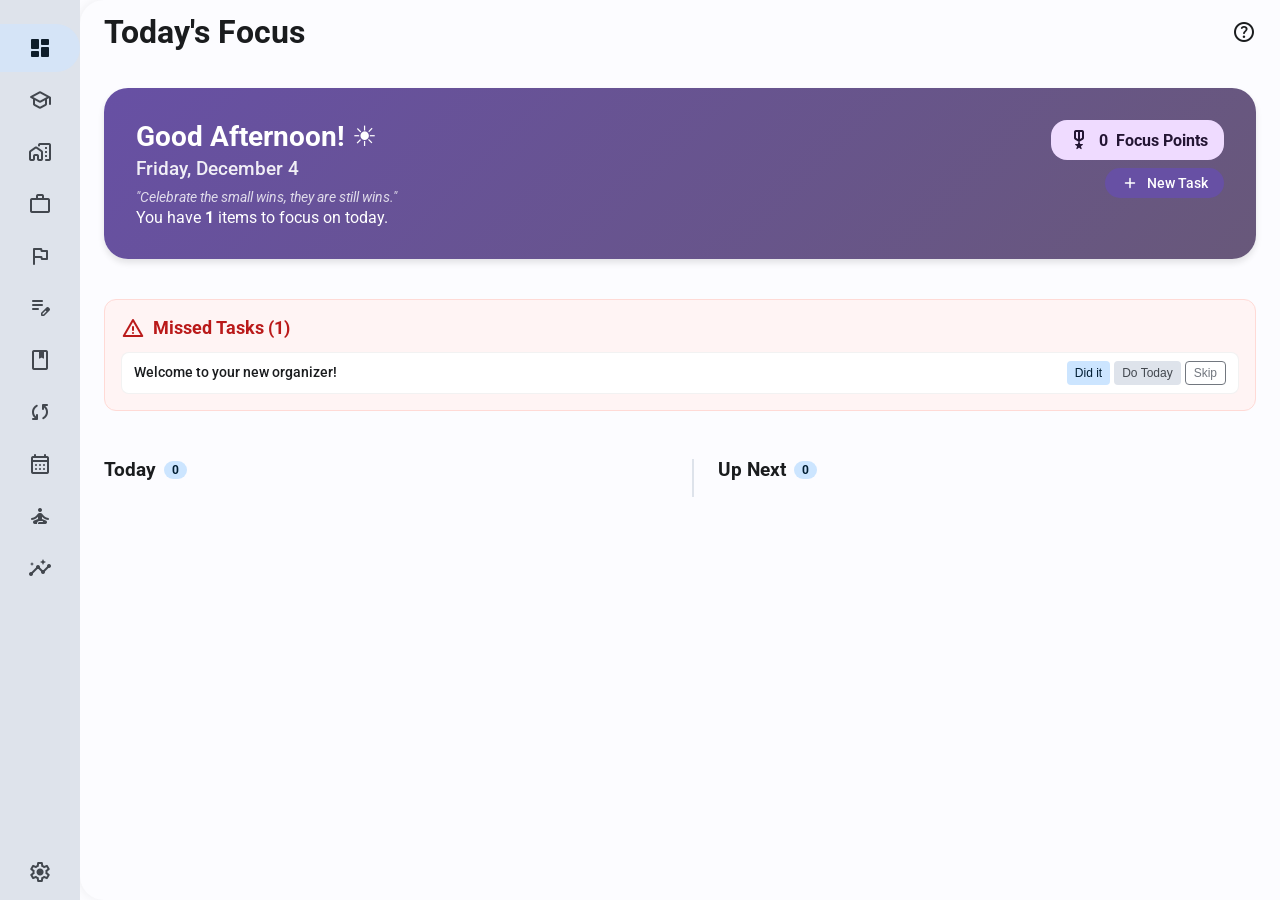
<file: index.html>
<!DOCTYPE html>
<html lang="en">

<head>
    <meta charset="UTF-8">
    <meta name="viewport" content="width=device-width, initial-scale=1.0, minimal-ui">
    <meta name="theme-color" content="#6750A4">
    <link rel="manifest" href="app.webmanifest">
    <link rel="icon" type="image/png" href="app_icon_192.png">
    <title>Focus Base</title>
    <!-- Google Fonts: Roboto and Material Symbols -->
    <link rel="preconnect" href="https://fonts.googleapis.com">
    <link rel="preconnect" href="https://fonts.gstatic.com" crossorigin>
    <link href="https://fonts.googleapis.com/css2?family=Roboto:wght@300;400;500;700&display=swap" rel="stylesheet">
    <link rel="stylesheet"
        href="https://fonts.googleapis.com/css2?family=Material+Symbols+Rounded:opsz,wght,FILL,GRAD@20..48,100..700,0..1,-50..200" />

    <!-- Global Styles -->
    <link rel="stylesheet" href="./src/styles/components.css?v=48">
    <link rel="stylesheet" href="./src/styles/main.css?v=48">
    <link rel="stylesheet" href="./src/styles/sidebar.css?v=48">
    <link rel="stylesheet" href="./src/styles/dashboard.css?v=48">
    <link rel="stylesheet" href="./src/styles/pages.css?v=48">
    <link rel="stylesheet" href="./src/styles/focus.css?v=48">
    <link rel="stylesheet" href="./src/styles/modal.css?v=48">
    <link rel="stylesheet" href="./src/styles/fresh_start.css?v=48">
    <link rel="stylesheet" href="./src/styles/calendar.css?v=48">
    <link rel="stylesheet" href="./src/styles/task_extras.css?v=48">
</head>

<body>
    <div id="app">
        <nav id="sidebar"></nav>
        <main id="main-content">
            <header id="top-bar"
                style="display: flex; justify-content: space-between; align-items: center; padding-right: 1rem;">
                <h1>Today's Focus</h1>
                <button id="global-help-btn" class="icon-btn" title="Help / Instructions"
                    style="background: var(--surface); color: var(--on-surface-variant); display: flex; align-items: center; justify-content: center; width: 40px; height: 40px; border-radius: 50%; border: 1px solid var(--outline-variant); cursor: pointer;">
                    <span class="material-symbols-rounded">help</span>
                </button>
            </header>
            <div id="view-container">
                <!-- Dynamic content will receive injection here -->
                <div class="loading-state">
                    <span class="material-symbols-rounded spinning">refresh</span>
                    <p>Loading your space...</p>
                </div>
            </div>
        </main>
    </div>

    <!-- Application Logic -->
    <script type="module" src="./src/app.js?v=48"></script>
    <script>
        // Register Service Worker for PWA
        if ('serviceWorker' in navigator) {
            window.addEventListener('load', () => {
                navigator.serviceWorker.register('./service-worker.js')
                    .then(registration => {
                        console.log('ServiceWorker registration successful with scope: ', registration.scope);
                    })
                    .catch(error => {
                        console.error('ServiceWorker registration failed: ', error);
                    });
            });
        }
    </script>
</body>

</html>
</file>
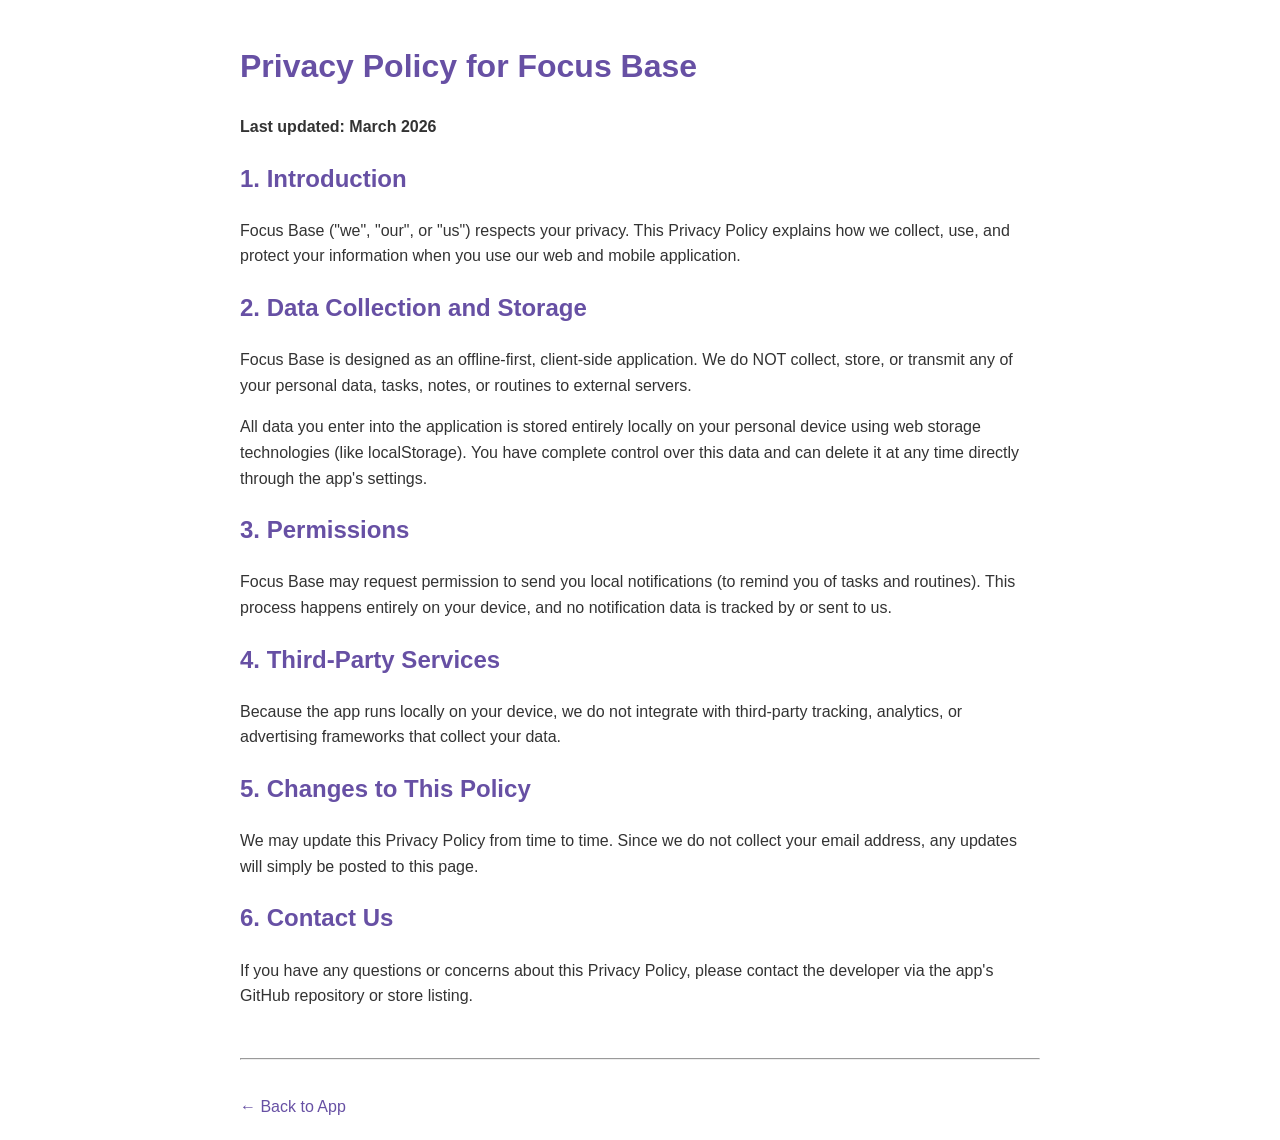
<file: privacy.html>
<!DOCTYPE html>
<html lang="en">

<head>
    <meta charset="UTF-8">
    <meta name="viewport" content="width=device-width, initial-scale=1.0">
    <title>Privacy Policy - Focus Base</title>
    <style>
        body {
            font-family: -apple-system, BlinkMacSystemFont, "Segoe UI", Roboto, Helvetica, Arial, sans-serif;
            line-height: 1.6;
            max-width: 800px;
            margin: 0 auto;
            padding: 20px;
            color: #333;
        }

        h1,
        h2 {
            color: #6750A4;
        }

        a {
            color: #6750A4;
            text-decoration: none;
        }

        a:hover {
            text-decoration: underline;
        }
    </style>
</head>

<body>
    <h1>Privacy Policy for Focus Base</h1>
    <p><strong>Last updated: March 2026</strong></p>

    <h2>1. Introduction</h2>
    <p>Focus Base ("we", "our", or "us") respects your privacy. This Privacy Policy explains how we collect, use, and
        protect your information when you use our web and mobile application.</p>

    <h2>2. Data Collection and Storage</h2>
    <p>Focus Base is designed as an offline-first, client-side application. We do NOT collect, store, or transmit any of
        your personal data, tasks, notes, or routines to external servers.</p>
    <p>All data you enter into the application is stored entirely locally on your personal device using web storage
        technologies (like localStorage). You have complete control over this data and can delete it at any time
        directly through the app's settings.</p>

    <h2>3. Permissions</h2>
    <p>Focus Base may request permission to send you local notifications (to remind you of tasks and routines). This
        process happens entirely on your device, and no notification data is tracked by or sent to us.</p>

    <h2>4. Third-Party Services</h2>
    <p>Because the app runs locally on your device, we do not integrate with third-party tracking, analytics, or
        advertising frameworks that collect your data.</p>

    <h2>5. Changes to This Policy</h2>
    <p>We may update this Privacy Policy from time to time. Since we do not collect your email address, any updates will
        simply be posted to this page.</p>

    <h2>6. Contact Us</h2>
    <p>If you have any questions or concerns about this Privacy Policy, please contact the developer via the app's
        GitHub repository or store listing.</p>

    <br>
    <hr><br>
    <a href="./index.html">&larr; Back to App</a>
</body>

</html>
</file>
<file: src/styles/components.css>
/* Component specific styles will go here */

/* Card Component */
.card {
    background-color: var(--md-sys-color-surface);
    border-radius: 12px;
    padding: var(--spacing-md);
    box-shadow: 0 1px 3px rgba(0, 0, 0, 0.12), 0 1px 2px rgba(0, 0, 0, 0.24);
    transition: box-shadow 0.3s cubic-bezier(.25, .8, .25, 1);
    border: 1px solid var(--md-sys-color-outline);
    border-color: transparent;
    /* Default hidden unless high contrast needed */
}

.card:hover {
    box-shadow: 0 14px 28px rgba(0, 0, 0, 0.25), 0 10px 10px rgba(0, 0, 0, 0.22);
}

.card-header {
    display: flex;
    justify-content: space-between;
    align-items: center;
    margin-bottom: var(--spacing-sm);
}

.card-title {
    font-size: var(--text-headline-small, 24px);
    font-weight: 500;
    color: var(--md-sys-color-on-surface);
}

/* Button Component */
.btn {
    display: inline-flex;
    align-items: center;
    justify-content: center;
    padding: 10px 24px;
    border-radius: 100px;
    border: none;
    cursor: pointer;
    font-family: var(--font-family-base);
    font-size: 14px;
    font-weight: 500;
    transition: background-color 0.2s;
    gap: 8px;
    white-space: nowrap;
    flex-shrink: 0;
}

.task-actions {
    display: flex;
    gap: 8px;
    /* Space between edit and check buttons */
}

.check-btn {
    width: 32px;
    height: 32px;
    border-radius: 50%;
    border: 1px solid var(--md-sys-color-outline);
    color: var(--md-sys-color-on-surface-variant);
}

.edit-btn {
    width: 32px;
    height: 32px;
    border-radius: 50%;
    border: 1px solid transparent;
    color: var(--md-sys-color-on-surface-variant);
    opacity: 0.6;
}

.edit-btn:hover {
    background-color: rgba(0, 0, 0, 0.05);
    opacity: 1;
}

.btn-primary {
    background-color: var(--md-sys-color-primary);
    color: var(--md-sys-color-on-primary);
}

.btn-primary:hover {
    box-shadow: 0 1px 2px rgba(0, 0, 0, 0.3), 0 1px 3px 1px rgba(0, 0, 0, 0.15);
    opacity: 0.92;
}

/* Themed Buttons */
.btn-theme {
    background-color: var(--theme-color, var(--md-sys-color-primary));
    color: var(--theme-color-text, var(--md-sys-color-on-primary));
}

.btn-theme:hover {
    box-shadow: 0 1px 2px rgba(0, 0, 0, 0.3), 0 1px 3px 1px rgba(0, 0, 0, 0.15);
    opacity: 0.92;
}

.btn-theme-school {
    --theme-color: var(--color-school);
    --theme-color-text: var(--color-school-text);
}

.btn-theme-house {
    --theme-color: var(--color-house);
    --theme-color-text: var(--color-house-text);
}

.btn-theme-work {
    --theme-color: var(--color-work);
    --theme-color-text: var(--color-work-text);
}

.btn-theme-event {
    --theme-color: var(--color-event);
    --theme-color-text: var(--color-event-text);
}

.btn-theme-goal {
    --theme-color: var(--color-goal);
    --theme-color-text: var(--color-goal-text);
}

.btn-theme-annual {
    --theme-color: var(--color-annual);
    --theme-color-text: var(--color-annual-text);
}

.btn-icon {
    padding: 8px;
    border-radius: 50%;
}
</file>
<file: src/styles/main.css>
:root {
    /* Google Material-esque Color Palette */
    --md-sys-color-primary: #00639b;
    --md-sys-color-on-primary: #ffffff;
    --md-sys-color-primary-container: #cce5ff;
    --md-sys-color-on-primary-container: #001d32;

    --md-sys-color-secondary: #51606f;
    --md-sys-color-on-secondary: #ffffff;
    --md-sys-color-secondary-container: #d5e4f7;
    --md-sys-color-on-secondary-container: #0e1d2a;

    --md-sys-color-tertiary: #68587a;
    --md-sys-color-on-tertiary: #ffffff;
    --md-sys-color-tertiary-container: #efdbff;
    --md-sys-color-on-tertiary-container: #231533;

    --md-sys-color-error: #ba1a1a;
    --md-sys-color-on-error: #ffffff;
    --md-sys-color-error-container: #ffdad6;
    --md-sys-color-on-error-container: #410002;

    --md-sys-color-background: #fcfcff;
    --md-sys-color-on-background: #1a1c1e;
    --md-sys-color-surface: #fcfcff;
    --md-sys-color-on-surface: #1a1c1e;
    --md-sys-color-surface-variant: #dee3eb;
    --md-sys-color-on-surface-variant: #42474e;
    --md-sys-color-outline: #72777f;

    /* Removed Categories Fallbacks */
    --color-annual: #9C27B0;
    --color-annual-text: #ffffff;

    /* Spacing & Layout */
    --spacing-xs: 4px;
    --spacing-sm: 8px;
    --spacing-md: 16px;
    --spacing-lg: 24px;
    --spacing-xl: 32px;

    /* Typography */
    --font-family-base: 'Roboto', system-ui, sans-serif;
    --text-display-large: 57px;
    --text-headline-medium: 28px;
    --text-body-large: 16px;
    --text-body-medium: 14px;
}

* {
    box-sizing: border-box;
    margin: 0;
    padding: 0;
}

body {
    font-family: var(--font-family-base);
    background-color: var(--md-sys-color-background);
    color: var(--md-sys-color-on-background);
    height: 100vh;
    display: flex;
    overflow: hidden;
}

#app {
    display: flex;
    width: 100%;
    height: 100%;
}

/* Base Layout Structure */
#sidebar {
    width: 80px;
    /* Collapsed state mostly icons */
    background-color: var(--md-sys-color-surface-variant);
    /* Slightly darker/distinct */
    display: flex;
    flex-direction: column;
    align-items: center;
    padding-top: var(--spacing-lg);
    transition: width 0.3s ease;
    z-index: 10;
}

#sidebar:hover {
    width: 250px;
    /* Expanded state */
}

#main-content {
    flex: 1;
    display: flex;
    flex-direction: column;
    overflow: hidden;
    position: relative;
    background-color: var(--md-sys-color-background);
    border-radius: 24px 0 0 24px;
    /* Rounded corner like modern Android/Material apps */
    margin-left: -16px;
    /* Overlap slightly if desired, or just kept clean */
    margin-left: 0;
    box-shadow: -2px 0 8px rgba(0, 0, 0, 0.05);
}

#top-bar {
    height: 64px;
    display: flex;
    align-items: center;
    padding: 0 var(--spacing-lg);
    justify-content: space-between;
}

#view-container {
    flex: 1;
    padding: var(--spacing-lg);
    overflow-y: auto;
}

/* Utilities */
.material-symbols-rounded {
    font-variation-settings:
        'FILL' 0,
        'wght' 400,
        'GRAD' 0,
        'opsz' 24
}

.spinning {
    animation: spin 1s linear infinite;
}

@keyframes spin {
    100% {
        transform: rotate(360deg);
    }
}

@media (max-width: 768px) {
    #app {
        flex-direction: column;
    }

    #sidebar {
        width: 100%;
        height: 64px;
        min-height: 64px;
        flex-direction: row;
        padding: 0 8px;
        overflow-x: auto;
        overflow-y: hidden;
        align-items: center;
        justify-content: flex-start;
        /* Fixed Positioning for Mobile Bottom Bar */
        position: fixed;
        bottom: 0;
        left: 0;
        z-index: 1000;
        background-color: var(--md-sys-color-surface-variant);
        box-shadow: 0 -2px 8px rgba(0, 0, 0, 0.1);
        flex-shrink: 0;
    }

    #sidebar:hover {
        width: 100%;
    }

    #main-content {
        border-radius: 0;
        margin-left: 0;
        /* Padding to prevent content from hiding behind the fixed bottom bar */
        padding-bottom: 72px;
        height: 100vh;
        overflow-y: auto;
    }

    #top-bar {
        padding: 0 var(--spacing-md);
        flex-shrink: 0;
    }

    #view-container {
        padding: var(--spacing-md);
        flex: 1;
        overflow-y: visible;
        /* Let main-content handle the scrolling now */
    }
}
</file>
<file: src/styles/sidebar.css>
#sidebar .nav-item {
    width: 100%;
    height: 48px;
    display: flex;
    align-items: center;
    padding: 0 16px;
    /* Center icon when collapsed (80px width) */
    cursor: pointer;
    color: var(--md-sys-color-on-surface-variant);
    margin-bottom: 4px;
    border-radius: 0 24px 24px 0;
    /* Pill shape on right */
    transition: background-color 0.2s, color 0.2s;
    overflow: hidden;
    white-space: nowrap;
}

/* Specific styling to center icon when collapsed */
#sidebar .nav-item .material-symbols-rounded {
    min-width: 48px;
    /* Fixed width for icon container */
    text-align: center;
    margin-right: 12px;
}

#sidebar .nav-label {
    font-size: 14px;
    font-weight: 500;
    opacity: 0;
    transition: opacity 0.2s;
    pointer-events: none;
    /* Prevent selection issues */
}

/* Hover effect on sidebar expands it (handled in main.css via width) */
#sidebar:hover .nav-label {
    opacity: 1;
    pointer-events: auto;
}

#sidebar .nav-item:hover {
    background-color: rgba(0, 0, 0, 0.05);
}

#sidebar .nav-item.active {
    background-color: var(--md-sys-color-secondary-container);
    color: var(--md-sys-color-on-secondary-container);
}

#sidebar .nav-item.active .material-symbols-rounded {
    font-variation-settings: 'FILL' 1;
}

@media (max-width: 768px) {
    #sidebar .nav-item {
        width: auto;
        height: 48px;
        margin-bottom: 0;
        margin-right: 8px;
        border-radius: 24px;
        padding: 0 16px;
        flex-shrink: 0;
        justify-content: center;
        /* Ensure touch target is adequate */
        min-width: 48px;
    }

    #sidebar .nav-item .material-symbols-rounded {
        margin-right: 0;
        min-width: auto;
    }

    #sidebar .nav-label {
        display: none !important;
    }

    #sidebar .spacer {
        display: none;
    }
}
</file>
<file: src/styles/dashboard.css>
/* Dashboard Layout */
.dashboard-grid {
    display: grid;
    grid-template-columns: 1fr 1fr;
    gap: var(--spacing-lg);
    max-width: 1200px;
    margin: 0 auto;
}

.welcome-section {
    grid-column: 1 / -1;
    margin-bottom: var(--spacing-md);
    background: linear-gradient(135deg, var(--md-sys-color-primary), var(--md-sys-color-tertiary));
    color: white;
    padding: var(--spacing-xl);
    border-radius: 24px;
    box-shadow: 0 4px 6px rgba(0, 0, 0, 0.1);
}

#fresh-start-container {
    grid-column: 1 / -1;
}

.task-column+.task-column {
    border-left: 2px solid var(--md-sys-color-surface-variant, #e0e0e0);
    padding-left: var(--spacing-lg);
}

.welcome-section h2 {
    font-size: var(--text-headline-medium);
    margin-bottom: var(--spacing-xs);
}

.welcome-section .date-header {
    color: rgba(255, 255, 255, 0.9);
    margin-bottom: var(--spacing-sm);
}

.welcome-section .daily-quote {
    font-style: italic;
    font-size: 14px;
    color: rgba(255, 255, 255, 0.8);
    margin-top: var(--spacing-sm);
    max-width: 500px;
    line-height: 1.4;
}

.section-header {
    display: flex;
    align-items: center;
    gap: var(--spacing-sm);
    margin-bottom: var(--spacing-md);
    color: var(--md-sys-color-on-surface);
}

.badge {
    background-color: var(--md-sys-color-primary-container);
    color: var(--md-sys-color-on-primary-container);
    padding: 2px 8px;
    border-radius: 12px;
    font-size: 12px;
    font-weight: bold;
}

/* Task Card Styling */
.task-card {
    display: flex;
    align-items: center;
    gap: var(--spacing-md);
    margin-bottom: var(--spacing-md);
    border-left: 6px solid transparent;
}

/* Logic for type colors */
.task-card.type-school {
    --task-color: var(--color-school, var(--md-sys-color-primary));
}

.task-card.type-house {
    --task-color: var(--color-house, var(--md-sys-color-tertiary));
}

.task-card.type-appointment {
    --task-color: var(--color-event, var(--md-sys-color-error));
}

.task-card.type-work {
    --task-color: var(--color-work, #FD7F2C);
}

.task-card.type-goal {
    --task-color: var(--color-goal, #1E88E5);
}

.task-card {
    border-left-color: var(--task-color, var(--md-sys-color-primary));
}

.task-card .material-symbols-rounded {
    color: var(--task-color, var(--md-sys-color-primary));
}

.task-icon-container {
    background-color: var(--md-sys-color-surface-variant);
    padding: 12px;
    border-radius: 16px;
    display: flex;
    align-items: center;
    justify-content: center;
}

.task-content {
    flex: 1;
}

.task-title {
    font-size: 16px;
    margin-bottom: 4px;
}

.task-time {
    font-size: 12px;
    color: var(--md-sys-color-outline);
}

.task-card .check-btn {
    color: var(--task-color, var(--md-sys-color-primary));
    background-color: transparent;
    border: 1px solid var(--task-color, var(--md-sys-color-outline));
}

.task-card .check-btn:hover {
    background-color: var(--task-color, var(--md-sys-color-primary));
}

.task-card .check-btn:hover .material-symbols-rounded {
    color: white;
}

/* Completed State */
.task-card.completed {
    opacity: 0.6;
    background-color: #f0f0f0;
}

.task-card.completed .task-title {
    text-decoration: line-through;
}

.task-card.completed .check-btn {
    background-color: var(--task-color, var(--md-sys-color-primary));
    border-color: var(--task-color, var(--md-sys-color-primary));
}

.task-card.completed .check-btn .material-symbols-rounded {
    color: white;
}

/* ADHD Urgency System */

/* 4 Days Out: Subtle (Red Bold Date) */
.task-card.urgency-subtle .task-time {
    color: var(--md-sys-color-error, #B3261E);
    font-weight: 700;
}

/* 2 Days Out: Moderate (Red Border + Red Bold Date) */
.task-card.urgency-moderate {
    border-left-color: var(--md-sys-color-error, #B3261E) !important;
}

.task-card.urgency-moderate .task-time {
    color: var(--md-sys-color-error, #B3261E);
    font-weight: 700;
}

.task-card.urgency-moderate .task-icon-container {
    background-color: rgba(179, 38, 30, 0.1);
    /* light error tint */
}

@media (max-width: 768px) {
    .dashboard-grid {
        grid-template-columns: 1fr;
        gap: var(--spacing-md);
    }

    .task-column+.task-column {
        border-left: none;
        padding-left: 0;
        border-top: 2px solid var(--md-sys-color-surface-variant);
        padding-top: var(--spacing-md);
    }

    .welcome-section {
        padding: var(--spacing-md);
    }
}
</file>
<file: src/styles/pages.css>
/* Page Headers */
.page-header {
    display: flex;
    justify-content: space-between;
    align-items: center;
    margin-bottom: var(--spacing-lg);
    flex-wrap: wrap;
    gap: 12px;
}

.page-header h2 {
    font-size: var(--text-headline-medium);
}

/* House Work Gamification */
.points-display {
    background-color: var(--md-sys-color-tertiary-container);
    color: var(--md-sys-color-on-tertiary-container);
    padding: 8px 16px;
    border-radius: 100px;
    font-weight: bold;
    display: flex;
    align-items: center;
    gap: 8px;
}

.gamification-banner {
    background-color: var(--md-sys-color-surface-variant);
    padding: var(--spacing-md);
    border-radius: 16px;
    margin-bottom: var(--spacing-lg);
}

.progress-bar {
    height: 8px;
    background-color: rgba(0, 0, 0, 0.1);
    border-radius: 4px;
    margin-top: 8px;
    overflow: hidden;
}

.progress-fill {
    height: 100%;
    background-color: var(--md-sys-color-tertiary);
    border-radius: 4px;
}

/* Calendar Grid */
.calendar-grid {
    display: grid;
    grid-template-columns: repeat(7, minmax(0, 1fr));
    gap: 8px;
}

.weekday {
    text-align: center;
    font-weight: 500;
    color: var(--md-sys-color-secondary);
    padding: 8px;
}

.day {
    min-height: 80px;
    /* Instead of hardcoding squares, ensure it's tall enough but can expand row-wise */
    background-color: var(--md-sys-color-surface);
    border: 1px solid var(--md-sys-color-outline);
    border-radius: 8px;
    padding: 8px;
    position: relative;
    cursor: pointer;
    transition: background-color 0.2s;
}

.day:hover {
    background-color: var(--md-sys-color-surface-variant);
}

.day.selected {
    border-color: var(--md-sys-color-primary);
    box-shadow: 0 0 0 2px var(--md-sys-color-primary) inset;
    background-color: var(--md-sys-color-surface-variant);
}

.day.empty {
    background-color: transparent;
    border: none;
    cursor: default;
}

.day.has-event {
    border-color: var(--md-sys-color-primary);
    background-color: var(--md-sys-color-primary-container);
}

.event-dot {
    width: 6px;
    height: 6px;
    background-color: var(--md-sys-color-primary);
    border-radius: 50%;
    position: absolute;
    bottom: 8px;
    left: 50%;
    transform: translateX(-50%);
}

@media (max-width: 768px) {
    .calendar-container-wrapper {
        /* If a wrapper exists, permit scrolling */
        width: 100%;
        overflow-x: auto;
        padding-bottom: 8px;
    }

    .calendar-grid {
        gap: 4px;
        /* Ensure it doesn't squish too much, allowing scroll instead */
        min-width: 320px;
    }

    .weekday {
        padding: 4px;
        font-size: 12px;
    }

    .day {
        padding: 2px;
        border-radius: 4px;
        min-height: 55px;
        /* Give it enough height to be tapped, and it will expand if >2 events */
    }

    .event-dot {
        width: 4px;
        height: 4px;
        bottom: 2px;
    }
}
</file>
<file: src/styles/focus.css>
#focus-overlay {
    position: fixed;
    top: 0;
    left: 0;
    width: 100%;
    height: 100%;
    background-color: rgba(26, 28, 30, 0.95);
    /* Deep dark background */
    z-index: 1000;
    display: flex;
    align-items: center;
    justify-content: center;
    opacity: 0;
    pointer-events: none;
    transition: opacity 0.3s ease;
    backdrop-filter: blur(8px);
}

#focus-overlay.visible {
    opacity: 1;
    pointer-events: auto;
}

.focus-content {
    text-align: center;
    color: white;
    max-width: 400px;
}

.focus-icon {
    font-size: 64px;
    margin-bottom: var(--spacing-md);
    color: var(--md-sys-color-tertiary-container);
}

.timer-display {
    font-size: 80px;
    font-weight: 200;
    font-variant-numeric: tabular-nums;
    margin: var(--spacing-lg) 0;
    letter-spacing: 4px;
}

.focus-controls {
    display: flex;
    gap: var(--spacing-md);
    justify-content: center;
    margin-bottom: var(--spacing-xl);
}

.focus-quote {
    font-style: italic;
    opacity: 0.7;
}
</file>
<file: src/styles/modal.css>
.modal-overlay {
    position: fixed;
    top: 0;
    left: 0;
    width: 100%;
    height: 100%;
    background-color: rgba(0, 0, 0, 0.5);
    z-index: 2000;
    display: flex;
    align-items: center;
    justify-content: center;
    opacity: 0;
    pointer-events: none;
    transition: opacity 0.2s;
    backdrop-filter: blur(4px);
}

.modal-overlay.open {
    opacity: 1;
    pointer-events: auto;
}

.modal-card {
    background-color: var(--md-sys-color-surface);
    width: 90%;
    max-width: 500px;
    max-height: 90vh;
    overflow-y: auto;
    border-radius: 28px;
    padding: var(--spacing-xl);
    box-shadow: 0 4px 8px rgba(0, 0, 0, 0.1);
    transform: translateY(20px);
    transition: transform 0.2s;
}

.modal-overlay.open .modal-card {
    transform: translateY(0);
}

.modal-header {
    display: flex;
    justify-content: space-between;
    align-items: center;
    margin-bottom: var(--spacing-lg);
}

.form-group {
    margin-bottom: var(--spacing-lg);
}

.form-group label {
    display: block;
    margin-bottom: var(--spacing-sm);
    font-weight: 500;
    color: var(--md-sys-color-on-surface-variant);
}

/* Chips for Type Selection */
.type-selector {
    display: flex;
    gap: var(--spacing-sm);
}

.type-option input {
    display: none;
}

.chip {
    display: inline-block;
    padding: 8px 16px;
    border: 1px solid var(--md-sys-color-outline);
    border-radius: 8px;
    cursor: pointer;
    transition: all 0.2s;
}

.type-option input:checked+.chip {
    background-color: var(--md-sys-color-secondary-container);
    color: var(--md-sys-color-on-secondary-container);
    border-color: transparent;
}

/* Inputs */
input[type="text"],
textarea {
    width: 100%;
    padding: 12px 16px;
    border: 1px solid var(--md-sys-color-outline);
    border-radius: 4px;
    /* Text field specific rounded corners usually smaller or full pill */
    border-radius: 8px;
    font-size: 16px;
    font-family: inherit;
    background-color: var(--md-sys-color-surface);
    color: var(--md-sys-color-on-surface);
    resize: vertical;
}

input[type="text"]:focus,
textarea:focus {
    outline: 2px solid var(--md-sys-color-primary);
    border-color: transparent;
}

.modal-actions {
    display: flex;
    justify-content: flex-end;
    gap: var(--spacing-md);
    margin-top: var(--spacing-xl);
}

.cancel-btn {
    background: transparent;
    color: var(--md-sys-color-primary);
}

@media (max-width: 768px) {
    .modal-card {
        padding: var(--spacing-md);
        width: 95%;
        border-radius: 16px;
    }

    .type-selector {
        flex-wrap: wrap;
    }
}
</file>
<file: src/styles/fresh_start.css>
/* Fresh Start Styles */
.fresh-start-card {
    background-color: #FFF4F4;
    border: 1px solid var(--md-sys-color-error-container);
    border-radius: 12px;
    padding: 16px;
    margin-bottom: 24px;
}

.fs-header {
    display: flex;
    align-items: center;
    gap: 8px;
    margin-bottom: 12px;
    color: var(--md-sys-color-error);
}

.fs-header h3 {
    margin: 0;
    font-size: 1.1rem;
}

.fs-list {
    display: flex;
    flex-direction: column;
    gap: 8px;
}

.fs-item {
    display: flex;
    justify-content: space-between;
    align-items: center;
    background: white;
    padding: 8px 12px;
    border-radius: 8px;
    border: 1px solid rgba(0, 0, 0, 0.05);
}

.fs-title {
    font-weight: 500;
    font-size: 0.9rem;
}

.fs-actions {
    display: flex;
    gap: 4px;
}

.btn-micro {
    border: none;
    border-radius: 4px;
    padding: 4px 8px;
    font-size: 0.75rem;
    cursor: pointer;
    font-weight: 500;
}

.action-done {
    background-color: var(--md-sys-color-primary-container);
    color: var(--md-sys-color-on-primary-container);
}

.action-today {
    background-color: var(--md-sys-color-surface-variant);
    color: var(--md-sys-color-on-surface-variant);
}

.action-skip {
    background-color: transparent;
    color: var(--md-sys-color-outline);
    border: 1px solid var(--md-sys-color-outline);
}

.date-header {
    font-size: 1.2rem;
    color: var(--md-sys-color-primary);
    margin: 4px 0 12px 0;
    font-weight: 500;
}
</file>
<file: src/styles/calendar.css>
.day-events {
    display: flex;
    flex-direction: column;
    gap: 2px;
    margin-top: 4px;
}

.calendar-controls {
    display: flex;
    align-items: center;
    justify-content: center;
    flex-wrap: nowrap;
    white-space: nowrap;
}

.calendar-task {
    font-size: 10px;
    padding: 2px 4px;
    border-radius: 4px;
    white-space: normal;
    /* Allow text to wrap now */
    word-break: break-word;
    /* Prevent long unbroken text from forcing column width */
    overflow: hidden;
    color: white;
}

.calendar-task.calendar-task[data-id] {
    cursor: pointer;
    transition: filter 0.2s, transform 0.1s;
}

.calendar-task[data-id]:hover {
    filter: brightness(0.9);
    transform: scale(1.02);
}

.calendar-task.type-school {
    background-color: var(--color-school, var(--md-sys-color-primary));
    color: var(--color-school-text, white);
}

.calendar-task.type-house {
    background-color: var(--color-house, var(--md-sys-color-tertiary));
    color: var(--color-house-text, white);
}

.calendar-task.type-appointment {
    background-color: var(--color-event, var(--md-sys-color-error));
    color: var(--color-event-text, white);
}

.calendar-task.type-work {
    background-color: var(--color-work, #FD7F2C);
    color: var(--color-work-text, white);
}

.calendar-task.type-goal {
    background-color: var(--color-goal);
    color: var(--color-goal-text);
}

.calendar-task.type-annual {
    background-color: var(--color-annual);
    color: var(--color-annual-text);
}

.calendar-task.type-holiday {
    background-color: transparent;
    color: var(--md-sys-color-primary);
    border: 1px solid var(--md-sys-color-outline);
    font-weight: bold;
}

/* New style for completed tasks */
.calendar-task.completed {
    opacity: 0.6;
    text-decoration: line-through;
    filter: grayscale(0.5);
}

@media (max-width: 768px) {
    .calendar-task {
        font-size: 8px;
        padding: 1px 2px;
    }
}
</file>
<file: src/styles/task_extras.css>
/* Existing Dashboard CSS remains ... but we need to append or add this for the extras */

.task-extras {
    margin-top: 8px;
    display: flex;
    flex-direction: column;
    gap: 4px;
}

.task-extra {
    display: flex;
    align-items: center;
    gap: 4px;
    font-size: 12px;
    color: var(--md-sys-color-on-surface-variant);
    opacity: 0.8;
}

.task-extra .material-symbols-rounded {
    font-size: 14px;
}
</file>
